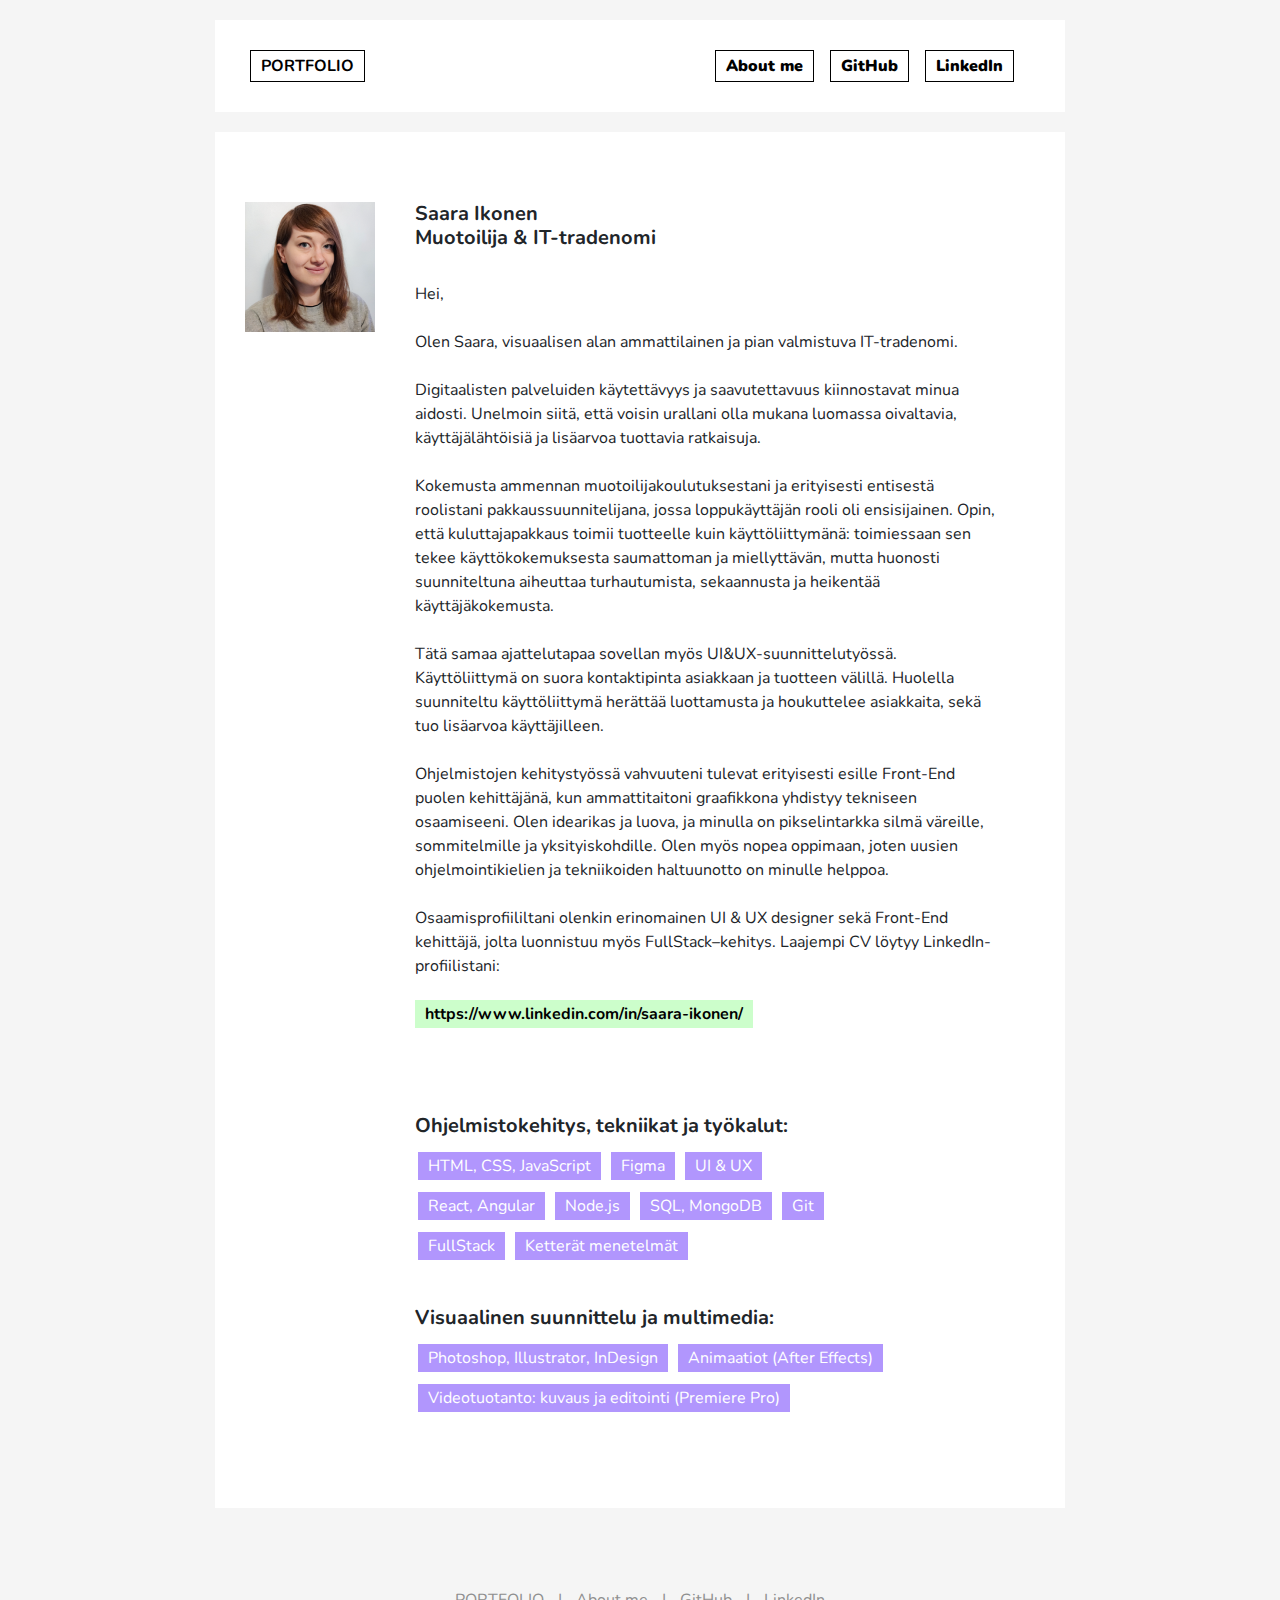
<file: aboutme.html>
<!DOCTYPE html>
<html>
<head>
  <title>Saara Ikonen - Portfolio</title>
  <meta name="viewport" content="width=device-width, initial-scale=1">
  <link rel="stylesheet" href="https://maxcdn.bootstrapcdn.com/bootstrap/4.5.2/css/bootstrap.min.css">
  <link rel="stylesheet" href="style.css">
  <link href='https://fonts.googleapis.com/css?family=Nunito' rel='stylesheet'> 
</head>
<body>

   
    <div class="container">
        <nav class="navbar">
                <a class="navbar-brand align-left" href="index.html" id="navBtn">PORTFOLIO</a>
                <div class="align-right">
                  <a class="navbar-brand align-right" href="aboutme.html" id="navBtn">About me</a>
                  <a class="navbar-brand align-right" href="https://github.com/Haiku-art" id="navBtn">GitHub</a>
                  <a class="navbar-brand align-right" href="https://www.linkedin.com/in/saara-ikonen/" id="navBtn">LinkedIn</a>
                </div>
              </nav>
              </div>
    
    <div class="container">
          <div class="row" id="header">
            <table>
                <tr><td><img src="img/profiilikuva-01.png" id="myImage"></td>
                <td>
            <strong><h3>Saara Ikonen<br>Muotoilija & IT-tradenomi</h3> </strong>
            <br><p>
              Hei, 

<br> <br> 
 
Olen Saara, visuaalisen alan ammattilainen ja pian valmistuva IT-tradenomi. 

<br> <br> 

Digitaalisten palveluiden käytettävyys ja saavutettavuus kiinnostavat minua aidosti. Unelmoin siitä, että voisin urallani olla mukana luomassa oivaltavia, käyttäjälähtöisiä ja lisäarvoa tuottavia ratkaisuja. 

<br> <br> 

Kokemusta ammennan muotoilijakoulutuksestani ja erityisesti entisestä roolistani pakkaussuunnitelijana, jossa loppukäyttäjän rooli oli ensisijainen. Opin, että kuluttajapakkaus toimii tuotteelle kuin käyttöliittymänä: toimiessaan sen tekee käyttökokemuksesta saumattoman ja miellyttävän, mutta huonosti suunniteltuna aiheuttaa turhautumista, sekaannusta ja heikentää käyttäjäkokemusta.  

<br> <br> 

Tätä samaa ajattelutapaa sovellan myös UI&UX-suunnittelutyössä. Käyttöliittymä on suora kontaktipinta asiakkaan ja tuotteen välillä. Huolella suunniteltu käyttöliittymä herättää luottamusta ja houkuttelee asiakkaita, sekä tuo lisäarvoa käyttäjilleen.    

<br> <br> 
 
Ohjelmistojen kehitystyössä vahvuuteni tulevat erityisesti esille Front-End puolen kehittäjänä, kun ammattitaitoni graafikkona yhdistyy tekniseen osaamiseeni. Olen idearikas ja luova, ja minulla on pikselintarkka silmä väreille, sommitelmille ja yksityiskohdille. Olen myös nopea oppimaan, joten uusien ohjelmointikielien ja tekniikoiden haltuunotto on minulle helppoa. 

<br> <br> 
 
Osaamisprofiililtani olenkin erinomainen UI & UX designer sekä Front-End kehittäjä, jolta luonnistuu myös FullStack–kehitys. Laajempi CV löytyy LinkedIn-profiilistani: <br><br><a href="https://www.linkedin.com/in/saara-ikonen/" class="linkkari" target="_blank" id="MyTitle">https://www.linkedin.com/in/saara-ikonen/</a></p>
            <br><br><br>

            <div id="listofskills">
            <div id="a">
            <h3>Ohjelmistokehitys, tekniikat ja työkalut:</h3>
            <label>HTML, CSS, JavaScript</label>
            <label>Figma</label>
            <label>UI & UX</label>
            <br>
            <label>React, Angular</label>
            <label>Node.js</label>
            <label>SQL, MongoDB</label>
            <label>Git</label>
            <br>
            <label>FullStack</label>
            <label>Ketterät menetelmät</label>
        </div></div>
       
        <div id="listofskills">
            <h3>Visuaalinen suunnittelu ja multimedia:</h3>
            <div id="a">
            <label>Photoshop, Illustrator, InDesign</label>
            <label>Animaatiot (After Effects)</label>
            <label>Videotuotanto: kuvaus ja editointi (Premiere Pro)</label>
        </div>
                </td></tr>
        </table>

       
            
          
        </div>
    </div>

    <div class="footer">
      <a href="index.html">PORTFOLIO </a> | 
      <a href="aboutme.html">About me</a> | 
      <a href="https://github.com/Haiku-art">GitHub</a> | 
      <a href="https://www.linkedin.com/in/saara-ikonen/">LinkedIn</a>
  </div>

        <script src="myscript.js"></script>
    </body>
</html>
</file>
<file: style.css>
body {
    font-family: 'Nunito', sans-serif;
    background-color: #F5F5F5;
    padding: 20px 0 0 0; 

  }

.container{
    max-width: 850px;
    background-color: white;
    height: 100%;
    padding: 20px;
    margin-bottom: 20px;

}
#header{
    margin: 20px 0 20px 0px;  
    padding: 10px;
}

h1{
    font-size: 28px;
}


h3{
    font-size: 20px;
    font-weight: bold;
    /* margin-top: 20px; */
}


.linkkari{
    color: rgb(0, 0, 0);
    font-weight: bold;
    margin-top: 20px;
}

li{
    margin-bottom: 40px;
    margin-top: 40px;
    background-color: white;
    padding: 20px;
}
ul{
    /* margin-top: 20px; */
    list-style-type: none;
    padding-left: 0px;
}

hr{
  border: 1px solid #F5F5F5;
}

.footer{
    background-color: #F5F5F5;
    height: 60px;
    margin-top: 60px;
    text-align: center;
    color: rgb(143, 143, 143);
    padding: 20px;
}

.footer a{
  color: rgb(143, 143, 143);
  margin: 10px;
}
.footer a:hover{
  color: rgb(0, 0, 0);
}


.navbar {
    display: flex;
    justify-content: space-between;
    padding: 10px 15px 10px 15px;
 
  }
  
  .align-left {
    margin-right: auto;
    color: black;
    font-size: 16px;
    font-weight: bolder;
    
  }
  
  .align-right {
    display: flex;
    color: black;
    font-size: 16px;
    font-weight: bolder;
  }

  .align-left:hover{
    color: #000000;
   
    
  }

  .align-right:hover{
    color: #000000
    
  }

  #MyTitle{
   /*  background-color:  rgb(233, 255, 137); */
    background-color: #CCFECB;
    padding: 3px 10px 3px 10px;
}

  .sisaltoLista {
    max-height: 0;
    overflow: hidden;
    transition: max-height 0.6s ease-in-out; /* Apply transition to max-height */
  }
  
  .laajennettu {
    max-height: 1000px; /* Set a large enough value to accommodate the expanded content */
  }

  .links{
    color: black;
    font-weight: bold;
    background-color: #CCFECB; 
    padding: 2px 20px 2px 20px;
    border: 1px solid;
    box-shadow: 1px 1px 1px #c0c0c0; 
    margin: 20px 5px 20px 0px;

   
}

.links:hover{
    background-color: #ffffff;
    color: black;
}

.inTextLink{
  color: #b196fd;
  font-weight: bolder;
}
.inTextLink:hover{
  color: black;
  text-decoration: underline;
}
  .naytaNappi{
    display: flex;
    align-items: center;
    width: max-content; 
    background-color: #ffffff;
    border: 2px solid rgb(255, 255, 255);
    padding: 5px 15px 5px 5px;
    margin: 0px 10px 10px 10px;
    font-size: 18px;
    font-weight: bold;
    transition: background-color 0.8s, border 0.5s, color 0.5s, box-shadow 0.5s ease-in-out;
    box-shadow: 1px 1px 1px #ffffff;

}
.naytaNappi:hover {
border: 2px solid #000000; 
box-shadow: 4px 4px 1px #b7b6ff; 
color: #000000;

}

.naytaNappi:focus {
  outline: none;
  border-radius: 0;
}


#navBtn{
  border: 0.8px solid black;
  padding: 3px 10px 3px 10px;
  transition: background-color 0.4s, box-shadow 0.5s ease-in-out;
}

#navBtn:hover{
  background-color: #CCFECB;
  box-shadow: 3px 3px 1px #c0c0c0;
}

#myBtn {
  display: none; /* Hidden by default */
  position: fixed; /* Fixed/sticky position */
  bottom: 80px; /* Place the button at the bottom of the page */
  right: 30px; /* Place the button 30px from the right */
  z-index: 99; /* Make sure it does not overlap */
  border: 2px solid; /* Remove borders */
  outline: none; /* Remove outline */
  background-color: rgb(233, 255, 137); /* Set a background color */
  color: rgb(0, 0, 0); /* Text color */
  cursor: pointer; /* Add a mouse pointer on hover */
  padding: 15px; /* Some padding */
  border-radius: 100px; /* Rounded corners */
  font-size: 18px; /* Increase font size */
  width: 60px;
  height: 60px;
}

#myBtn:hover {
  background-color: rgb(187, 255, 0); /* Add a dark-grey background on hover */
}

td{
    padding: 20px 40px 0 0;
    border: 0px solid black;
    vertical-align: top;
  
    
}


#listofskills{
    margin-bottom: 40px;
}

#a label {
    color: white;
    background-color: #b196fd;
    padding: 2px 10px 2px 10px;
    margin: 6px 3px 6px 3px; 
}

#b label {
    color: white;
    background-color: #42d8b7;
    padding: 2px 10px 2px 10px;
    margin: 3px;
    border-radius: 20px;
}
  
.introteksti{
    padding: 5px 20px 0 20px;
    color: rgb(59, 59, 59);
}

.kuvat {
  display: block;
  text-align: right;
  padding: 20px;
  width: 100%;
  background-color: #F5F5F5;
  margin-top: 20px;
 
}
#myImage{
  display: block;
  margin-left: auto;
  margin-right: auto;

}
#pikkulistat{
  margin: 20px 0 20px 0px;
  padding: 10px;
  width: 80%;
}

#pikkulistat li{
  color: rgb(0, 0, 0) !important;
  padding: 2px !important;
  margin: 2px 0 2px 0 !important; 
  font-size: 10pt;
  list-style-type: square;

}


  @media (max-width: 767px) {
   
    .kuvat {
      display: none;
    }
    #myImage{
      display: none;
    }

    body{
      padding: 0px;
    }
   
    .align-left{
      margin-bottom: 10px;
     
    }
    #header td{
      padding: 0px;
    }
    #pirkka{
      width: 80%;
      height: auto;
    }
    .naytaNappi:active{
      border: 1px solid black;
    }
    
  }
</file>
